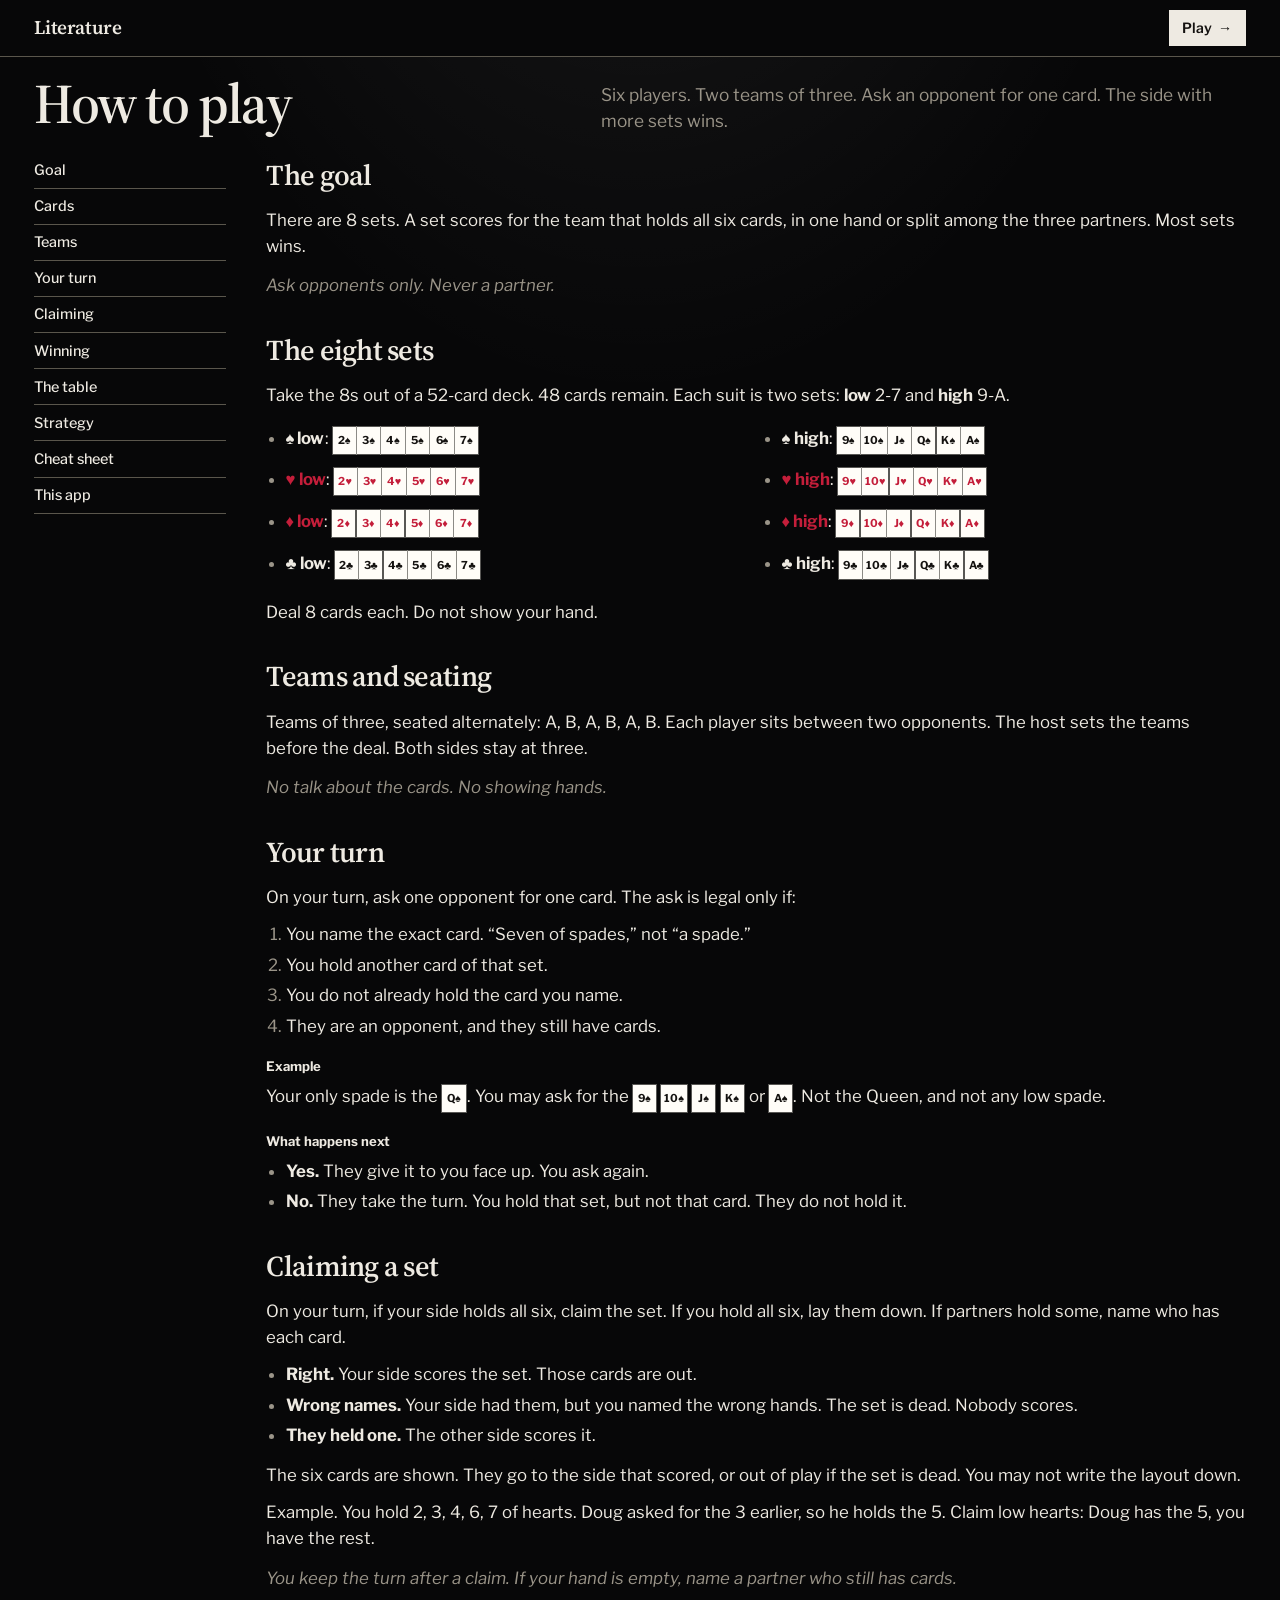
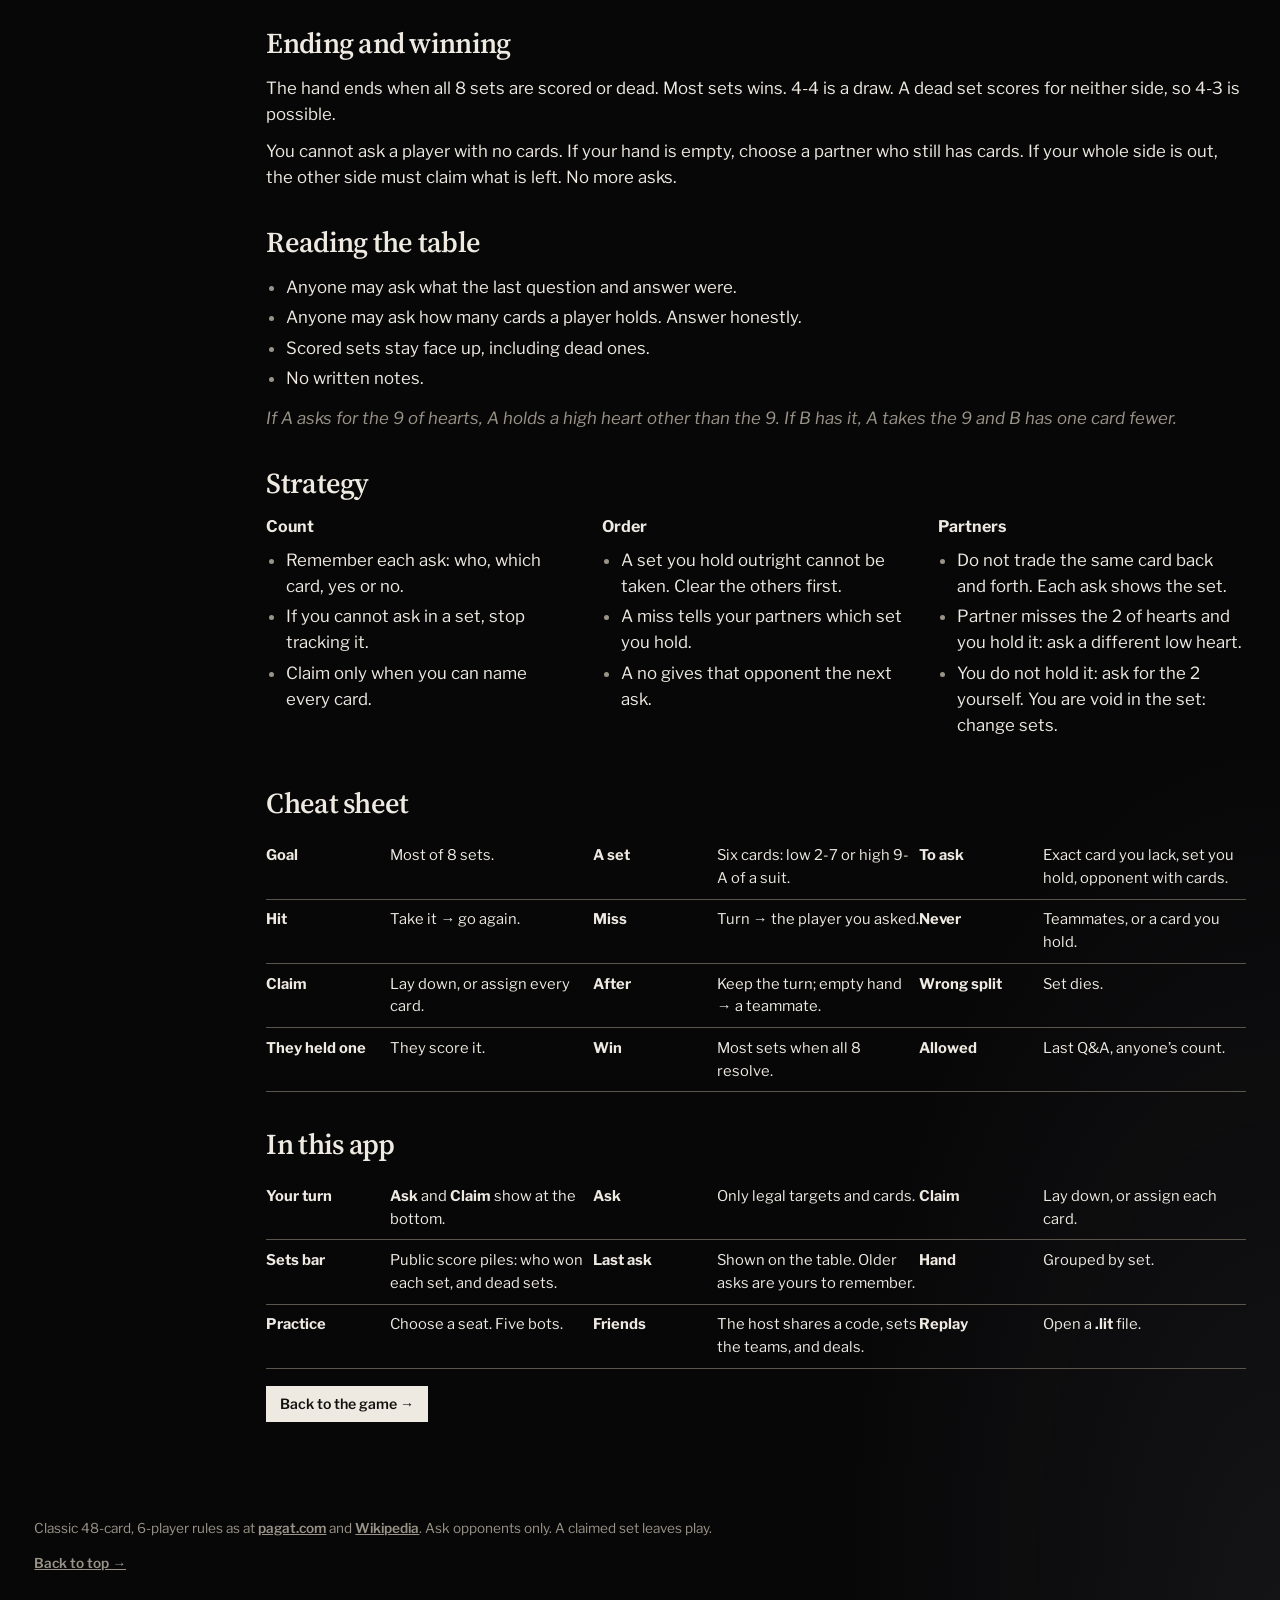
<file: how-to-play.html>
<!doctype html>
<html lang="en">
  <head>
    <meta charset="UTF-8" />
    <meta name="viewport" content="width=device-width, initial-scale=1, viewport-fit=cover" />
    <meta
      name="description"
      content="How to play Literature (Canadian Fish): the 48-card, 6-player team card game. Rules, claiming, and how to read the table."
    />
    <link rel="icon" type="image/svg+xml" href="favicon.svg" />
    <title>How to Play Literature</title>
    <link rel="preconnect" href="https://fonts.googleapis.com" />
    <link rel="preconnect" href="https://fonts.gstatic.com" crossorigin />
    <link
      href="https://fonts.googleapis.com/css2?family=Libre+Franklin:ital,wght@0,400;0,500;0,600;1,400&family=Source+Serif+4:ital,opsz,wght@0,8..60,500;0,8..60,600;0,8..60,700;1,8..60,500&display=swap"
      rel="stylesheet"
    />
    <meta name="theme-color" content="#070708" />
    <style>
      :root {
        --bg: #070708;
        --ink: #eeeae2;
        --muted: #9a9488;
        --rule: #5a564c;
        --red: #c41e3a;
        --cream: #eeeae2;
        --dark: #141210;
        --card: #fffdf8;
        --max: 78rem;
      }

      * { box-sizing: border-box; }

      html {
        scroll-behavior: smooth;
        scroll-padding-top: 4.5rem;
        color-scheme: dark;
        background: var(--bg);
      }

      body {
        margin: 0;
        background:
          radial-gradient(ellipse 90% 55% at 50% -15%, rgb(255 255 255 / 9%), transparent 36rem),
          radial-gradient(ellipse 50% 40% at 100% 100%, rgb(88 88 98 / 16%), transparent 28rem),
          var(--bg);
        color: var(--ink);
        font-family: 'Libre Franklin', 'Helvetica Neue', Helvetica, Arial, sans-serif;
        font-size: 1.05rem;
        line-height: 1.55;
        -webkit-font-smoothing: antialiased;
      }

      ::selection {
        background: #d4cfc3;
        color: var(--bg);
      }

      :focus-visible {
        outline: 2px solid #d4cfc3;
        outline-offset: 3px;
      }

      a { color: inherit; }

      header {
        position: sticky;
        top: 0;
        z-index: 20;
        background: var(--bg);
        border-bottom: 1px solid var(--rule);
      }

      .mast {
        display: flex;
        align-items: center;
        justify-content: space-between;
        gap: 1rem;
        max-width: var(--max);
        margin: 0 auto;
        padding: 0.65rem 1.15rem;
      }

      .wordmark {
        font-family: 'Source Serif 4', Georgia, serif;
        font-size: 1.2rem;
        font-weight: 600;
        letter-spacing: -0.02em;
        text-decoration: none;
      }

      .play {
        display: inline-flex;
        align-items: center;
        gap: 0.35rem;
        padding: 0.42rem 0.85rem;
        background: var(--cream);
        color: var(--dark);
        font-size: 0.88rem;
        font-weight: 600;
        text-decoration: none;
      }

      .play:hover { background: #fff; }

      .wrap {
        max-width: var(--max);
        margin: 0 auto;
        padding: 1.15rem 1.15rem 3.25rem;
      }

      .hero {
        display: grid;
        gap: 0.85rem 2.5rem;
        margin-bottom: 1.15rem;
      }

      h1 {
        margin: 0;
        font-family: 'Source Serif 4', Georgia, serif;
        font-size: clamp(2.2rem, 5.5vw, 3.5rem);
        font-weight: 600;
        letter-spacing: -0.03em;
        line-height: 1.05;
      }

      .deck {
        margin: 0;
        font-size: 1.08rem;
        line-height: 1.5;
        color: var(--muted);
      }

      .jump {
        display: grid;
        grid-template-columns: 1fr 1fr;
        gap: 0.15rem 1.25rem;
        margin: 0 0 1.6rem;
        padding: 0.2rem 0 1rem;
        border-bottom: 1px solid var(--rule);
      }

      .jump a {
        display: flex;
        align-items: center;
        justify-content: space-between;
        gap: 0.4rem;
        min-height: 2.2rem;
        color: var(--ink);
        font-size: 0.9rem;
        font-weight: 600;
        text-decoration: none;
      }

      .jump a::after { content: none; }
      .jump a:hover { text-decoration: underline; text-underline-offset: 0.18em; }

      .rail { display: none; }

      h2 {
        margin: 0 0 0.6rem;
        font-family: 'Source Serif 4', Georgia, serif;
        font-size: clamp(1.4rem, 2.6vw, 1.8rem);
        font-weight: 600;
        letter-spacing: -0.025em;
      }

      h3 {
        margin: 1.1rem 0 0.4rem;
        font-size: 0.82rem;
        font-weight: 700;
      }

      p { margin: 0 0 0.7rem; }
      p:last-child { margin-bottom: 0; }

      ul, ol {
        margin: 0 0 0.85rem;
        padding-left: 1.2rem;
      }

      li { margin: 0.28rem 0; }
      li::marker { color: var(--muted); }

      .sets {
        display: grid;
        grid-template-columns: 1fr;
        gap: 0.15rem 2rem;
        margin: 0.75rem 0 0.9rem;
        padding-left: 1.2rem;
      }

      .note {
        margin: 0.85rem 0 0;
        color: var(--muted);
        font-style: italic;
      }

      .note b {
        font-style: normal;
        color: var(--cream);
      }

      section { margin: 0 0 1.85rem; }

      .pcard {
        display: inline-flex;
        align-items: center;
        justify-content: center;
        min-width: 1.45rem;
        height: 1.7rem;
        margin: 0 0.08rem 0.08rem 0;
        padding: 0 0.18rem;
        background: var(--card);
        color: var(--dark);
        font-size: 0.68rem;
        font-weight: 700;
        box-shadow: 0 0 0 1px rgb(238 234 226 / 35%);
      }

      .pcard.red { color: var(--red); }
      .suit-red { color: var(--red); }

      .strat {
        display: grid;
        grid-template-columns: 1fr;
        gap: 1.25rem 1.75rem;
      }

      .strat > div {
        padding: 0;
      }

      .strat h3 { margin: 0 0 0.45rem; font-size: 1rem; }

      .dl {
        display: grid;
        grid-template-columns: 1fr;
        gap: 0;
        margin: 0;
      }

      .dl div {
        display: grid;
        grid-template-columns: 7rem 1fr;
        gap: 0.35rem 0.75rem;
        margin: 0;
        padding: 0.55rem 0;
        border-bottom: 1px solid var(--rule);
        font-size: 0.92rem;
      }

      .dl dt { margin: 0; font-weight: 700; }
      .dl dd { margin: 0; }

      kbd { font-family: inherit; font-weight: 700; }

      footer {
        max-width: var(--max);
        margin: 0 auto;
        padding: 0 1.15rem 2.4rem;
        color: var(--muted);
        font-size: 0.85rem;
      }

      footer p { margin: 0.9rem 0 0; }
      footer a { font-weight: 600; }

      @media (min-width: 560px) {
        .jump { grid-template-columns: repeat(5, minmax(0, 1fr)); }
        .sets { grid-template-columns: 1fr 1fr; }
        .dl { grid-template-columns: 1fr 1fr; }
      }

      @media (min-width: 880px) {
        .hero { grid-template-columns: 0.9fr 1.1fr; align-items: end; }
        .jump { display: none; }
        .board {
          display: grid;
          grid-template-columns: 12rem minmax(0, 1fr);
          gap: 1.75rem 2.5rem;
          align-items: start;
        }
        .rail {
          display: flex;
          position: sticky;
          top: 4.4rem;
          flex-direction: column;
          gap: 0;
        }
        .rail a {
          padding: 0.4rem 0;
          font-size: 0.9rem;
          font-weight: 500;
          text-decoration: none;
          border-bottom: 1px solid var(--rule);
        }
        .rail a:hover { text-decoration: underline; text-underline-offset: 0.18em; }
        .strat { grid-template-columns: 1fr 1fr 1fr; }
        .dl { grid-template-columns: 1fr 1fr 1fr; }
      }

      @media (min-width: 880px) and (orientation: portrait) {
        .strat { grid-template-columns: 1fr 1fr; }
        .dl { grid-template-columns: 1fr 1fr; }
      }

    </style>
  </head>
  <body id="top">
    <header>
      <div class="mast">
        <a class="wordmark" href="./">Literature</a>
        <a class="play" href="./">Play <span aria-hidden="true">→</span></a>
      </div>
    </header>

    <div class="wrap">
      <div class="hero">
        <h1>How to play</h1>
        <p class="deck">
          Six players. Two teams of three. Ask an opponent for one card. The side with more sets wins.
        </p>
      </div>

      <nav class="jump" aria-label="On this page">
        <a href="#goal">Goal</a>
        <a href="#cards">Cards</a>
        <a href="#teams">Teams</a>
        <a href="#turn">Turn</a>
        <a href="#claiming">Claim</a>
        <a href="#winning">Win</a>
        <a href="#info">Table</a>
        <a href="#strategy">Strategy</a>
        <a href="#cheatsheet">Sheet</a>
        <a href="#app">App</a>
      </nav>

      <div class="board">
        <nav class="rail" aria-label="Sections">
          <a href="#goal">Goal</a>
          <a href="#cards">Cards</a>
          <a href="#teams">Teams</a>
          <a href="#turn">Your turn</a>
          <a href="#claiming">Claiming</a>
          <a href="#winning">Winning</a>
          <a href="#info">The table</a>
          <a href="#strategy">Strategy</a>
          <a href="#cheatsheet">Cheat sheet</a>
          <a href="#app">This app</a>
        </nav>

        <div class="main">
          <section id="goal">
            <h2>The goal</h2>
            <p>
              There are 8 sets. A set scores for the team that holds all six cards, in one hand or split among the three partners. Most sets wins.
            </p>
            <p class="note">
              Ask opponents only. Never a partner.
            </p>
          </section>

          <section id="cards">
            <h2>The eight sets</h2>
            <p>
              Take the 8s out of a 52-card deck. 48 cards remain. Each suit is two sets: <strong>low</strong> 2-7 and <strong>high</strong> 9-A.
            </p>
            <ul class="sets">
              <li><strong>♠ low</strong>: <span class="pcard">2♠</span><span class="pcard">3♠</span><span class="pcard">4♠</span><span class="pcard">5♠</span><span class="pcard">6♠</span><span class="pcard">7♠</span></li>
              <li><strong>♠ high</strong>: <span class="pcard">9♠</span><span class="pcard">10♠</span><span class="pcard">J♠</span><span class="pcard">Q♠</span><span class="pcard">K♠</span><span class="pcard">A♠</span></li>
              <li><strong class="suit-red">♥ low</strong>: <span class="pcard red">2♥</span><span class="pcard red">3♥</span><span class="pcard red">4♥</span><span class="pcard red">5♥</span><span class="pcard red">6♥</span><span class="pcard red">7♥</span></li>
              <li><strong class="suit-red">♥ high</strong>: <span class="pcard red">9♥</span><span class="pcard red">10♥</span><span class="pcard red">J♥</span><span class="pcard red">Q♥</span><span class="pcard red">K♥</span><span class="pcard red">A♥</span></li>
              <li><strong class="suit-red">♦ low</strong>: <span class="pcard red">2♦</span><span class="pcard red">3♦</span><span class="pcard red">4♦</span><span class="pcard red">5♦</span><span class="pcard red">6♦</span><span class="pcard red">7♦</span></li>
              <li><strong class="suit-red">♦ high</strong>: <span class="pcard red">9♦</span><span class="pcard red">10♦</span><span class="pcard red">J♦</span><span class="pcard red">Q♦</span><span class="pcard red">K♦</span><span class="pcard red">A♦</span></li>
              <li><strong>♣ low</strong>: <span class="pcard">2♣</span><span class="pcard">3♣</span><span class="pcard">4♣</span><span class="pcard">5♣</span><span class="pcard">6♣</span><span class="pcard">7♣</span></li>
              <li><strong>♣ high</strong>: <span class="pcard">9♣</span><span class="pcard">10♣</span><span class="pcard">J♣</span><span class="pcard">Q♣</span><span class="pcard">K♣</span><span class="pcard">A♣</span></li>
            </ul>
            <p>Deal 8 cards each. Do not show your hand.</p>
          </section>

          <section id="teams">
            <h2>Teams and seating</h2>
            <p>
              Teams of three, seated alternately: A, B, A, B, A, B. Each player sits between two opponents. The host sets the teams before the deal. Both sides stay at three.
            </p>
            <p class="note">
              No talk about the cards. No showing hands.
            </p>
          </section>

          <section id="turn">
            <h2>Your turn</h2>
            <p>On your turn, ask one opponent for one card. The ask is legal only if:</p>
            <ol>
              <li>You name the exact card. “Seven of spades,” not “a spade.”</li>
              <li>You hold another card of that set.</li>
              <li>You do not already hold the card you name.</li>
              <li>They are an opponent, and they still have cards.</li>
            </ol>

            <h3>Example</h3>
            <p>
              Your only spade is the <span class="pcard">Q♠</span>. You may ask for the
              <span class="pcard">9♠</span>
              <span class="pcard">10♠</span>
              <span class="pcard">J♠</span>
              <span class="pcard">K♠</span>
              or
              <span class="pcard">A♠</span>.
              Not the Queen, and not any low spade.
            </p>

            <h3>What happens next</h3>
            <ul>
              <li>
                <strong>Yes.</strong> They give it to you face up. You ask again.
              </li>
              <li>
                <strong>No.</strong> They take the turn. You hold that set, but not that card. They do not hold it.
              </li>
            </ul>
          </section>

          <section id="claiming">
            <h2>Claiming a set</h2>
            <p>
              On your turn, if your side holds all six, claim the set. If you hold all six, lay them down. If partners hold some, name who has each card.
            </p>
            <ul>
              <li><strong>Right.</strong> Your side scores the set. Those cards are out.</li>
              <li><strong>Wrong names.</strong> Your side had them, but you named the wrong hands. The set is dead. Nobody scores.</li>
              <li><strong>They held one.</strong> The other side scores it.</li>
            </ul>
            <p>
              The six cards are shown. They go to the side that scored, or out of play if the set is dead. You may not write the layout down.
            </p>
            <p>
              Example. You hold 2, 3, 4, 6, 7 of hearts. Doug asked for the 3 earlier, so he holds the 5. Claim low hearts: Doug has the 5, you have the rest.
            </p>
            <p class="note">
              You keep the turn after a claim. If your hand is empty, name a partner who still has cards.
            </p>
          </section>

          <section id="winning">
            <h2>Ending and winning</h2>
            <p>
              The hand ends when all 8 sets are scored or dead. Most sets wins. 4-4 is a draw. A dead set scores for neither side, so 4-3 is possible.
            </p>
            <p>
              You cannot ask a player with no cards. If your hand is empty, choose a partner who still has cards. If your whole side is out, the other side must claim what is left. No more asks.
            </p>
          </section>

          <section id="info">
            <h2>Reading the table</h2>
            <ul>
              <li>Anyone may ask what the last question and answer were.</li>
              <li>Anyone may ask how many cards a player holds. Answer honestly.</li>
              <li>Scored sets stay face up, including dead ones.</li>
              <li>No written notes.</li>
            </ul>
            <p class="note">
              If A asks for the 9 of hearts, A holds a high heart other than the 9. If B has it, A takes the 9 and B has one card fewer.
            </p>
          </section>

          <section id="strategy">
            <h2>Strategy</h2>
            <div class="strat">
              <div>
                <h3>Count</h3>
                <ul>
                  <li>Remember each ask: who, which card, yes or no.</li>
                  <li>If you cannot ask in a set, stop tracking it.</li>
                  <li>Claim only when you can name every card.</li>
                </ul>
              </div>
              <div>
                <h3>Order</h3>
                <ul>
                  <li>A set you hold outright cannot be taken. Clear the others first.</li>
                  <li>A miss tells your partners which set you hold.</li>
                  <li>A no gives that opponent the next ask.</li>
                </ul>
              </div>
              <div>
                <h3>Partners</h3>
                <ul>
                  <li>Do not trade the same card back and forth. Each ask shows the set.</li>
                  <li>Partner misses the 2 of hearts and you hold it: ask a different low heart.</li>
                  <li>You do not hold it: ask for the 2 yourself. You are void in the set: change sets.</li>
                </ul>
              </div>
            </div>
          </section>

          <section id="cheatsheet">
            <h2>Cheat sheet</h2>
            <dl class="dl">
              <div><dt>Goal</dt><dd>Most of 8 sets.</dd></div>
              <div><dt>A set</dt><dd>Six cards: low 2-7 or high 9-A of a suit.</dd></div>
              <div><dt>To ask</dt><dd>Exact card you lack, set you hold, opponent with cards.</dd></div>
              <div><dt>Hit</dt><dd>Take it → go again.</dd></div>
              <div><dt>Miss</dt><dd>Turn → the player you asked.</dd></div>
              <div><dt>Never</dt><dd>Teammates, or a card you hold.</dd></div>
              <div><dt>Claim</dt><dd>Lay down, or assign every card.</dd></div>
              <div><dt>After</dt><dd>Keep the turn; empty hand → a teammate.</dd></div>
              <div><dt>Wrong split</dt><dd>Set dies.</dd></div>
              <div><dt>They held one</dt><dd>They score it.</dd></div>
              <div><dt>Win</dt><dd>Most sets when all 8 resolve.</dd></div>
              <div><dt>Allowed</dt><dd>Last Q&amp;A, anyone’s count.</dd></div>
            </dl>
          </section>

          <section id="app">
            <h2>In this app</h2>
            <dl class="dl">
              <div><dt>Your turn</dt><dd><kbd>Ask</kbd> and <kbd>Claim</kbd> show at the bottom.</dd></div>
              <div><dt>Ask</dt><dd>Only legal targets and cards.</dd></div>
              <div><dt>Claim</dt><dd>Lay down, or assign each card.</dd></div>
              <div><dt>Sets bar</dt><dd>Public score piles: who won each set, and dead sets.</dd></div>
              <div><dt>Last ask</dt><dd>Shown on the table. Older asks are yours to remember.</dd></div>
              <div><dt>Hand</dt><dd>Grouped by set.</dd></div>
              <div><dt>Practice</dt><dd>Choose a seat. Five bots.</dd></div>
              <div><dt>Friends</dt><dd>The host shares a code, sets the teams, and deals.</dd></div>
              <div><dt>Replay</dt><dd>Open a <kbd>.lit</kbd> file.</dd></div>
            </dl>
            <p style="margin-top: 1.1rem"><a class="play" href="./">Back to the game →</a></p>
          </section>
        </div>
      </div>
    </div>

    <footer>
      <p>
        Classic 48-card, 6-player rules as at
        <a href="https://www.pagat.com/quartet/literature.html" target="_blank" rel="noopener noreferrer">pagat.com</a>
        and
        <a href="https://en.wikipedia.org/wiki/Literature_(card_game)" target="_blank" rel="noopener noreferrer">Wikipedia</a>.
        Ask opponents only. A claimed set leaves play.
      </p>
      <p><a href="#top" onclick="window.scrollTo({top:0,behavior:'smooth'}); return false;">Back to top →</a></p>
    </footer>
  </body>
</html>
</file>
